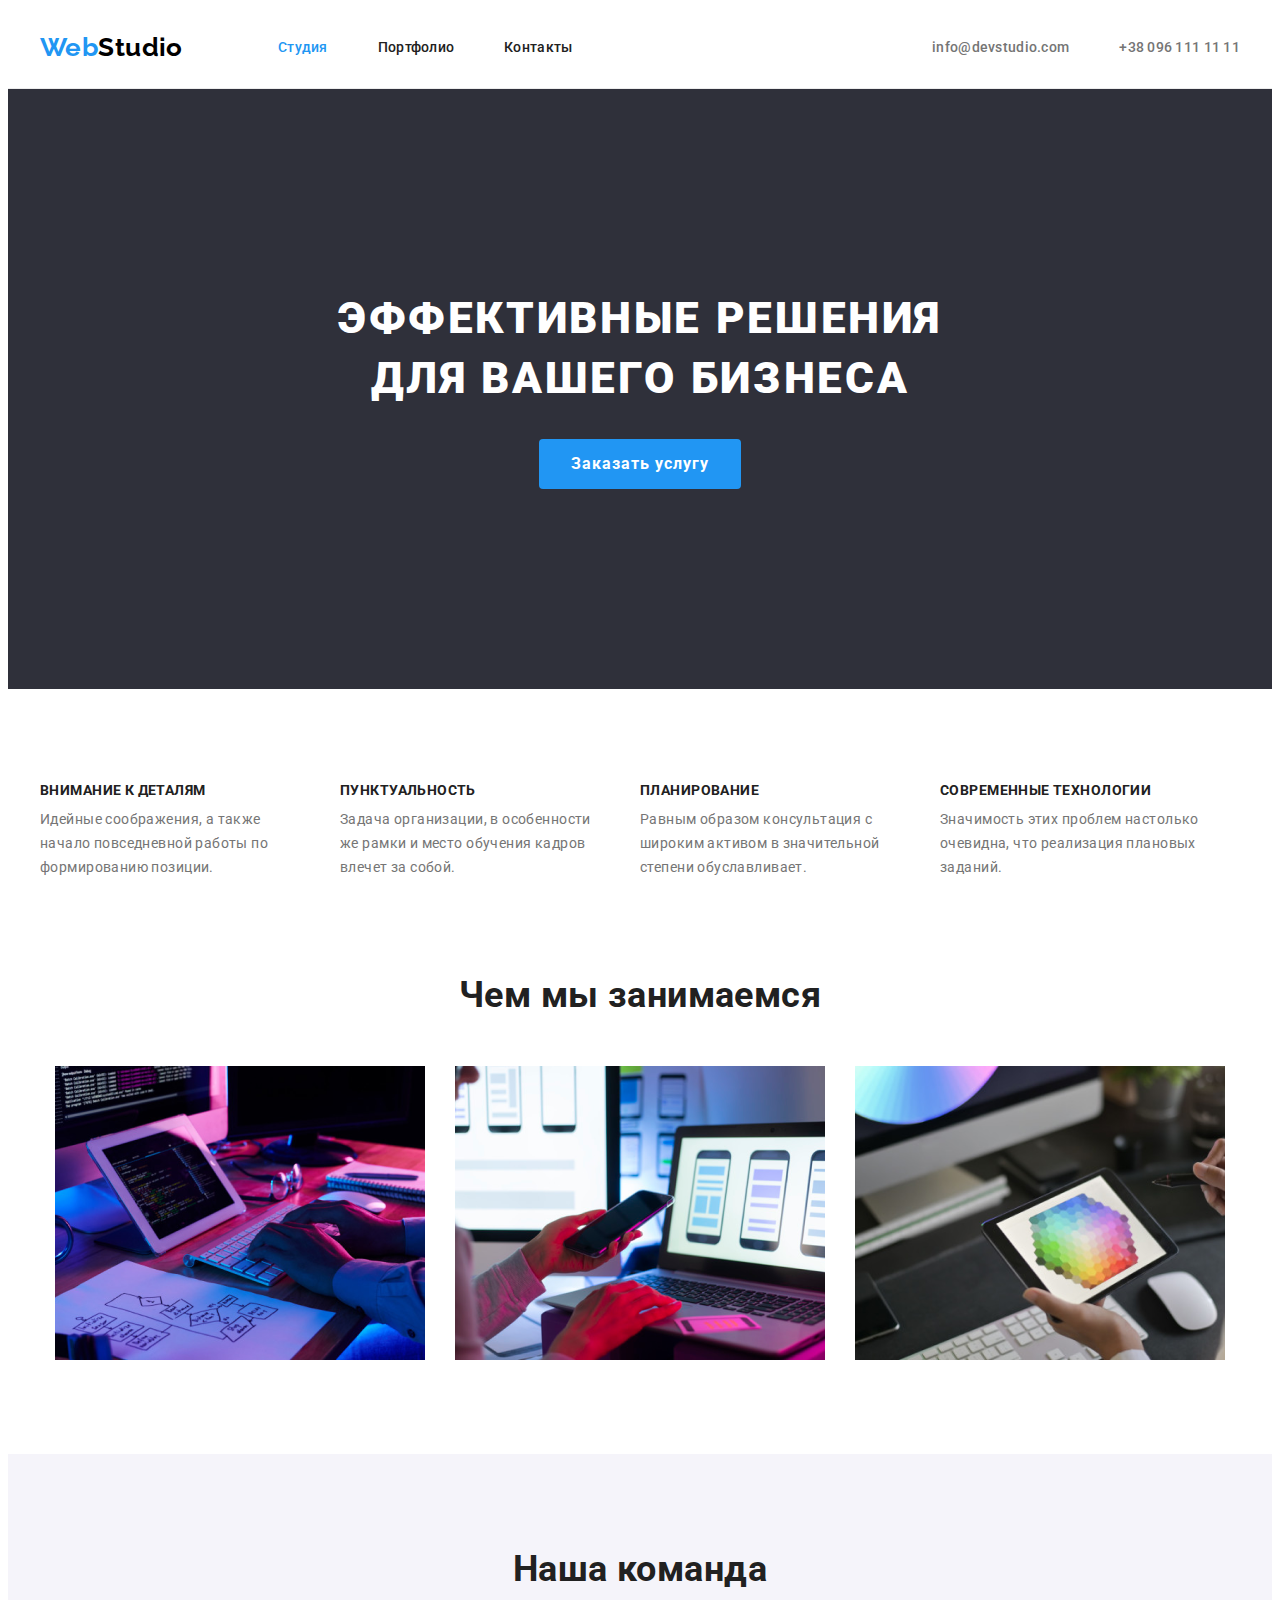
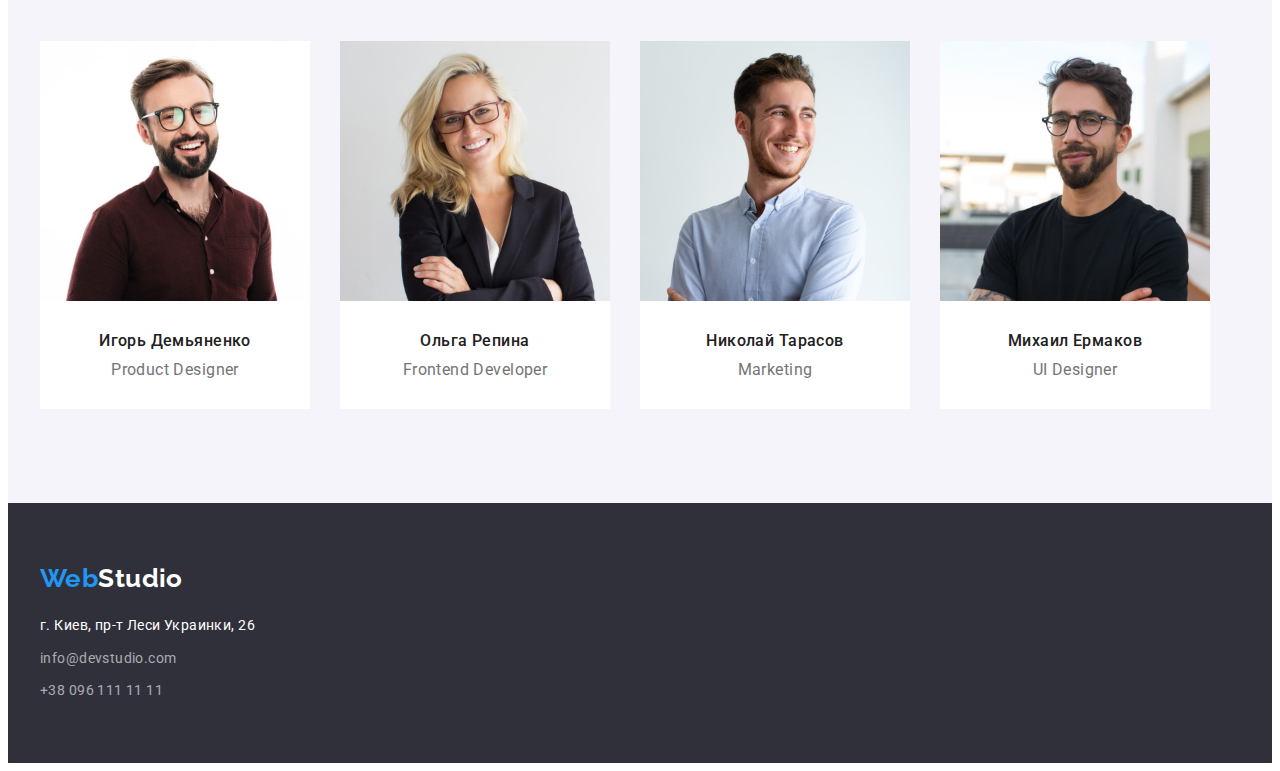
<file: index.html>
<!DOCTYPE html>
<html lang="ru">
  <head>
    <meta charset="UTF-8" />
    <meta name="viewport" content="width=device-width, initial-scale=1.0" />
    <title>Домашняя работа №3</title>
    <link
      href="https://fonts.googleapis.com/css2?family=Raleway:wght@700&family=Roboto:wght@400;500;700;900&display=swap"
      rel="stylesheet"
    />
      <link rel="stylesheet" href="https://cdnjs.cloudflare.com/ajax/libs/modern-normalize/1.0.0/modern-normalize.min.css"
      integrity="sha512-ISS7cAi1PEhQ8jnbJpJZMd29NlhNj4AWYyLOSp2CE/CsHxTCu+r+t0D2yoJudVrd0/8fTVPUVDzY5Tvli75u/g=="
      crossorigin="anonymous" />
    <link rel="stylesheet" href="./css/style.css" />
  </head>
  <body>
    <header class="header">
     <div class="container">
      <!-- Основная навигация -->
      <nav class="nav">
       <a class="logo link" href="./index.html"><span class="logo-text">Web</span>Studio</a>
       <ul class="list">
        <li class="item">
          <a class="link current" href="./index.html">Студия</a>
        </li>
        <li class="item">
          <a class="link" href="./portfolio.html">Портфолио</a>
        </li>
        <li class="item">
          <a class="link" href="#address">Контакты</a>
        </li>
       </ul>
      </nav>
    <ul class="contacts list">
      <li class="item">
        <a class="link" href="mailto:info@devstudio.com">info@devstudio.com</a>
      </li>
      <li class="item">
        <a class="link" href="tel:+380961111111">+38 096 111 11 11</a>
      </li>
    </ul></div>
    </header>  
    <main>
      <!-- Блок Герой -->
      <section class="hero">
        <div class="container">
        <h1 class="hero-titel">
          Эффективные решения <br />
          для вашего бизнеса
        </h1>
        <button class="button" type="button">Заказать услугу</button></div>
      </section>
      <!-- Наши приимущества -->
      <section class="advantages">
       <div class="container"><h2 class="hidden">Наши приимущества</h2>
      <ul class="list">
        <li class="item">
          <h3 class="titel">Внимание к деталям</h3>
          <p class="text">
            Идейные соображения, а также начало повседневной работы по
            формированию позиции.
          </p>
        </li>
        <li class="item">
          <h3 class="titel">Пунктуальность</h3>
          <p class="text">
            Задача организации, в особенности же рамки и место обучения кадров
            влечет за собой.
          </p>
        </li>
        <li class="item">
          <h3 class="titel">Планирование</h3>
          <p class="text">
            Равным образом консультация с широким активом в значительной
            степени обуславливает.
          </p>
        </li>
        <li class="item">
          <h3 class="titel">Современные технологии</h3>
          <p class="text">
            Значимость этих проблем настолько очевидна, что реализация
            плановых заданий.            
          </p>
        </li>
      </ul></div>
      </section>
      <!-- Чем мы занимаемся -->
      <section class="work">
        <div class="container"><h2 class="titel">Чем мы занимаемся</h2>
        <ul class="list">
          <li class="item">
            <img src="./img/img1.png" alt="Програмист за работой" width="370" height="294" />
          </li>
          <li class="item">
            <img src="./img/img2.png" alt="Разработка приложений" width="370" height="294" />
          </li>
          <li class="item">
            <img src="./img/img3.png" alt="Веб-дизайн" width="370" height="294" />
          </li>
        </ul></div>
      </section>
      <!-- Команада -->
      <section class="team">
       <div class="container"><h2 class="titel">Наша команда</h2>
      <ul class="list">
        <li class="card">
          <img src="./img/img2_4.jpg" alt="Игорь" width="270" />
          <h3 class="titel">Игорь Демьяненко</h3>
          <p class="text">Product Designer</p>
        </li>
        <li class="card">
          <img src="./img/img2_1.jpg" alt="Ольга" width="270" />
          <h3 class="titel">Ольга Репина</h3>
          <p class="text">Frontend Developer</p>
        </li>
        <li class="card">
          <img src="./img/img2_2.jpg" alt="Николай" width="270" />
          <h3 class="titel">Николай Тарасов</h3>
          <p class="text">Marketing</p>
        </li>
        <li class="card">
          <img src="./img/img2_3.jpg" alt="Михаил" width="270" />
          <h3 class="titel">Михаил Ермаков</h3>
          <p class="text">UI Designer</p>
        </li>
      </ul></div>
      </section>
    </main>
    <!-- Футер сайта -->
    <footer class="footer">
      <div class="container"><a class="logo link" href="./index.html"><span class="logo-text">Web</span>Studio</a>
      <address id="address" class="address">
        <p class="text">г. Киев, пр-т Леси Украинки, 26</p>
        <ul class="list">
          <li>
            <a class="link" href="mailto:info@devstudio.com">info@devstudio.com</a>
          </li>
          <li>
            <a class="link" href="tel:+380961111111">+38 096 111 11 11</a>
          </li>
        </ul>
      </address></div>
    </footer>
  </body>
</html>
</file>
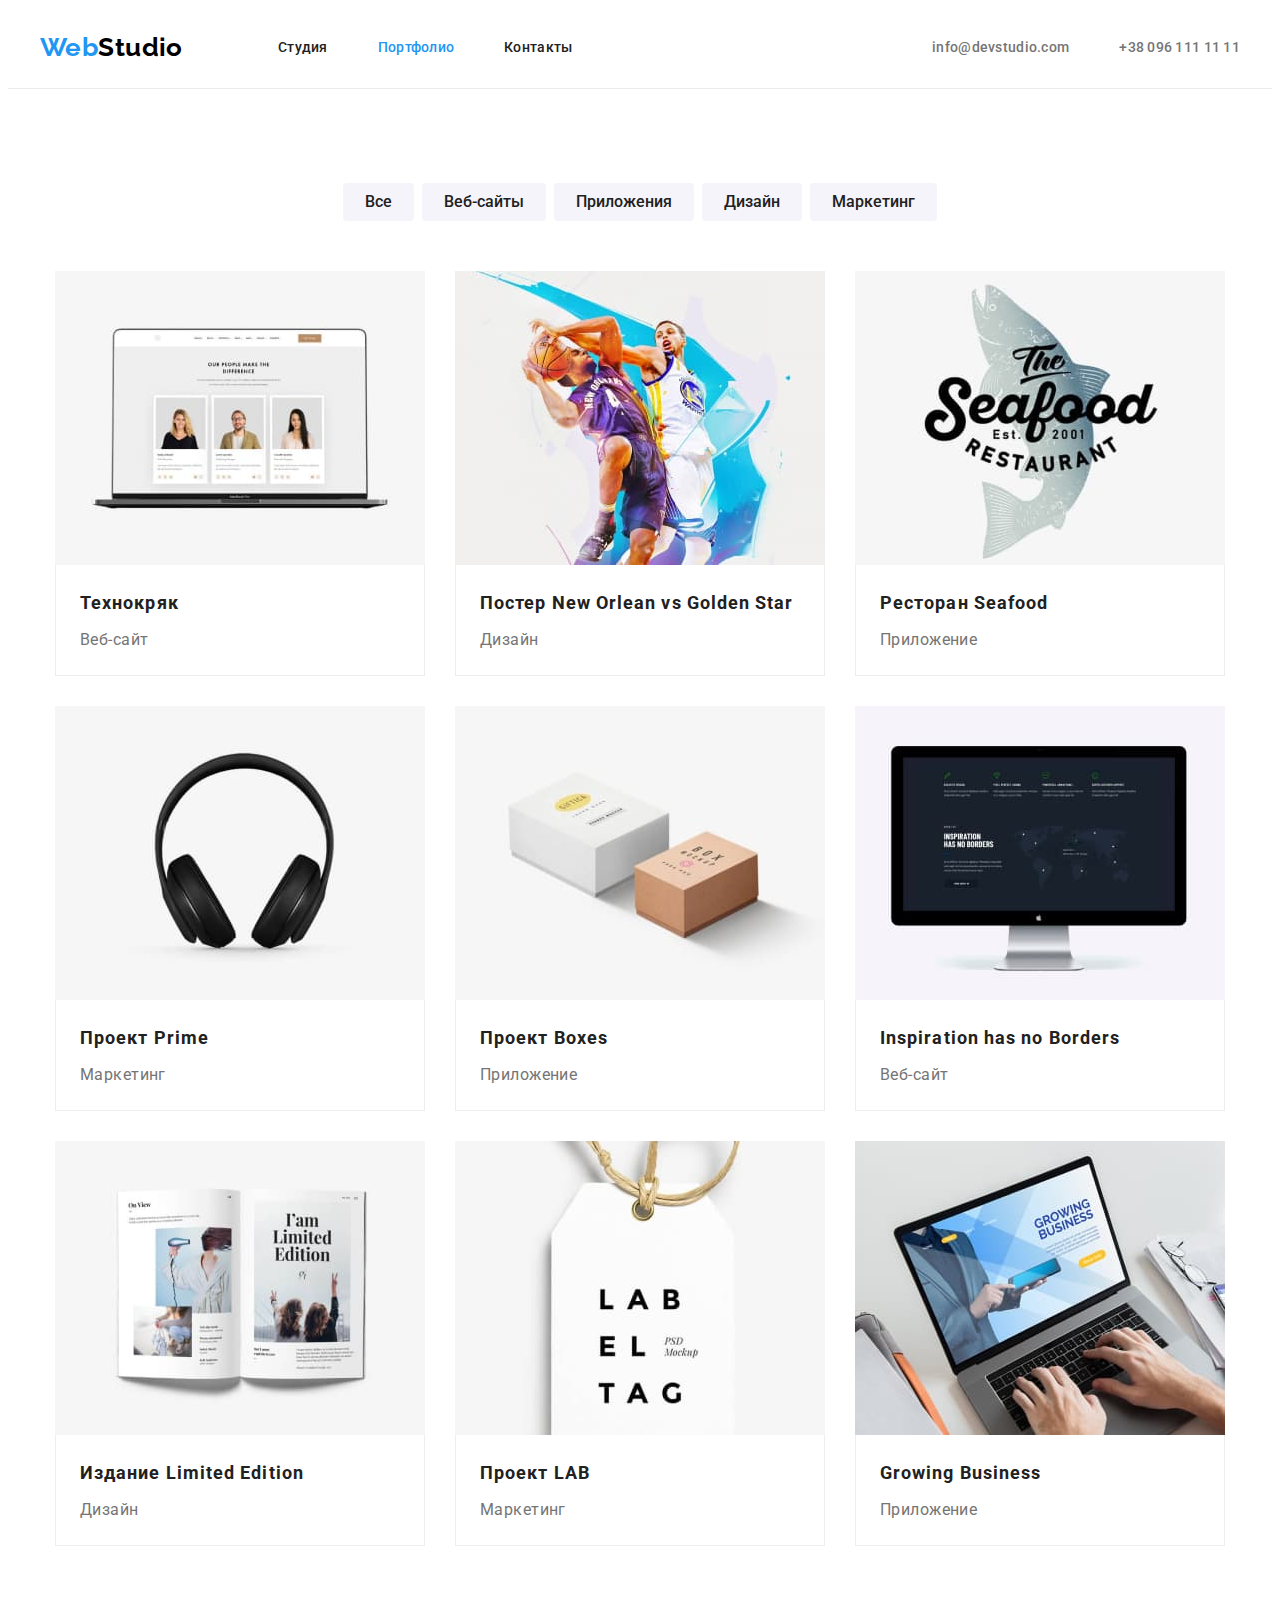
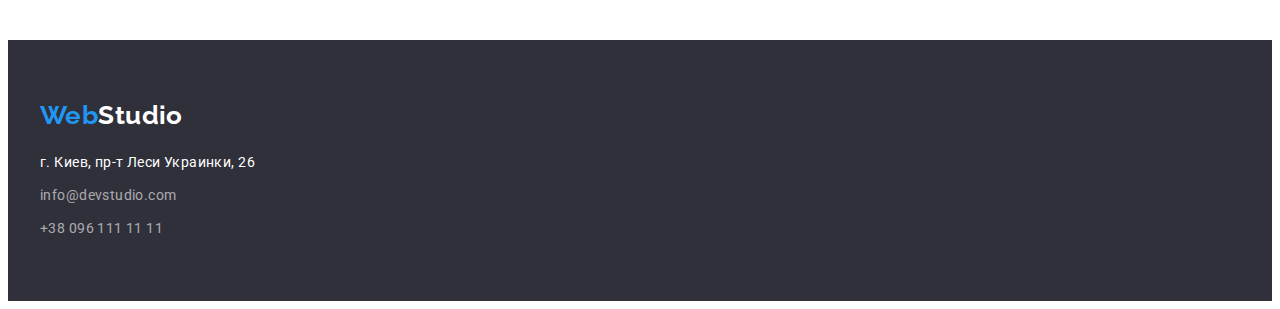
<file: portfolio.html>
<!DOCTYPE html>
<html lang="ru">
  <head>
    <meta charset="UTF-8" />
    <meta name="viewport" content="width=device-width, initial-scale=1.0" />
    <title>Портфолио</title>
    <link
      href="https://fonts.googleapis.com/css2?family=Raleway:wght@700&family=Roboto:wght@400;500;700;900&display=swap"
      rel="stylesheet"
    />
      <link rel="stylesheet" href="https://cdnjs.cloudflare.com/ajax/libs/modern-normalize/1.0.0/modern-normalize.min.css"
      integrity="sha512-ISS7cAi1PEhQ8jnbJpJZMd29NlhNj4AWYyLOSp2CE/CsHxTCu+r+t0D2yoJudVrd0/8fTVPUVDzY5Tvli75u/g=="
      crossorigin="anonymous" />
    <link rel="stylesheet" href="./css/style.css" />
  </head>
  <body>
    <header class="header">
      <div class="container">
      <!-- Основная навигация -->
      <nav class="nav">
        <a class="logo link" href="./index.html"
          ><span class="logo-text">Web</span>Studio</a
        >
        <ul class="list">
          <li class="item">
            <a class="link" href="./index.html">Студия</a>
          </li>
          <li class="item">
            <a class="link current" href="./portfolio.html">Портфолио</a>
          </li>
          <li class="item">
            <a class="link" href="#address">Контакты</a>
          </li>
        </ul>
      </nav>
      <ul class="contacts list">
        <li class="item">
          <a class="link" href="mailto:info@devstudio.com"
            >info@devstudio.com</a
          >
        </li>
        <li class="item">
          <a class="link" href="tel:+380961111111">+38 096 111 11 11</a>
        </li>
      </ul>
      </div>
    </header>
    <!-- Основной контент -->
    <main>
      <section class="galerry">
        <div class="container">
        <h1 class="hidden">Примеры работ</h1>
        <ul class="list">
          <li class="item"><button class="galerry-button" type="button">Все</button></li>
          <li class="item">
            <button class="galerry-button" type="button">Веб-сайты</button>
          </li>
          <li class="item">
            <button class="galerry-button" type="button">Приложения</button>
          </li>
          <li class="item"><button class="galerry-button" type="button">Дизайн</button></li>
          <li class="item">
            <button class="galerry-button" type="button">Маркетинг</button>
          </li>
        </ul>
        <ul class="list">
          <li class="galerry-card">
            <a class="link " href=""
              ><img
                src="./img/site.jpg"
                alt="Страничка веб-сайта"
                width="370"
                height="294"
              />
              <div class="info"><h2 class="titel">Технокряк</h2>
              <p>Веб-сайт</p></div></a
            >
          </li>
          <li class="galerry-card">
            <a class="link " href=""
              ><img
                src="./img/design.jpg"
                alt="Два баскетболиста"
                width="370"
                height="294"
              />
              <div class="info"><h2 class="titel">Постер New Orlean vs Golden Star</h2>
              <p>Дизайн</p></div></a
            >
          </li>
          <li class="galerry-card">
            <a class="link " href=""
              ><img
                src="./img/app.jpg"
                alt="Логотип ресторана"
                width="370"
                height="294"
              />
              <div class="info"><h2 class="titel">Ресторан Seafood</h2>
              <p>Приложение</p></div></a
            >
          </li>
          <li class="galerry-card">
            <a class="link " href="">
              <img
                src="./img/marketing.jpg"
                alt="Черные наушники"
                width="370"
                height="294"
              />
              <div class="info"><h2 class="titel">Проект Prime</h2>
              <p>Маркетинг</p></div></a
            >
          </li>
          <li class="galerry-card">
            <a class="link " href="">
              <img
                src="./img/app2.jpg"
                alt="Две коробки"
                width="370"
                height="294"
              />
              <div class="info"><h2 class="titel">Проект Boxes</h2>
              <p>Приложение</p></div></a
            >
          </li>
          <li class="galerry-card">
            <a class="link " href=""
              ><img
                src="./img/site2.jpg"
                alt="Страница Веб-сайта"
                width="370"
                height="294"
              />
              <div class="info"><h2 class="titel">Inspiration has no Borders</h2>
              <p>Веб-сайт</p></div></a
            >
          </li>
          <li class="galerry-card">
            <a class="link " href="">
              <img
                src="./img/design2.jpg"
                alt="Раскрытая книга"
                width="370"
                height="294"
              />
              <div class="info"><h2 class="titel">Издание Limited Edition</h2>
              <p>Дизайн</p></div></a>
          </li>
          <li class="galerry-card"> 
            <a class="link " href=""
              ><img
                src="./img/marketing2.jpg"
                alt=" Надпись Lab el tag на ярлыке"
                width="370"
                height="294"
              />
              <div class="info"><h2 class="titel">Проект LAB</h2>
              <p>Маркетинг</p></div></a
            >
          </li>
          <li class="galerry-card">
            <a class="link" href=""
              ><img
                src="./img/app3.jpg"
                alt="Человек работает за ноутбуком"
                width="370"
                height="294"
              />
              <div class="info"><h2 class="titel">Growing Business</h2>
              <p>Приложение</p></div></a
            >
          </li>
        </ul>
        </div>
      </section>
    </main>
    <!-- Футер сайта -->
    <footer class="footer">
      <div class="container"><a class="logo link" href="./index.html"><span class="logo-text">Web</span>Studio</a>
        <address id="address" class="address">
          <p class="text">г. Киев, пр-т Леси Украинки, 26</p>
          <ul class="list">
            <li>
              <a class="link" href="mailto:info@devstudio.com">info@devstudio.com</a>
            </li>
            <li>
              <a class="link" href="tel:+380961111111">+38 096 111 11 11</a>
            </li>
          </ul>
        </address>
      </div>
    </footer>
  </body>
</html>
</file>
<file: css/style.css>
/* Палитра макета */
/* основно фон #FFFFFF */
/* дополнительный фон #F5F4FA */
/* цвет героя и футера #2F303A */
/* основнй текст #757575 */
/* Заголовки #212121 */
/* цвет лого, кнопок, активных ссылок #2196F3 */
/* лого1 вторая часть #000000 */
/* лого2 вторая часть #ffffff */

:root {
  --primary-text-color: #757575;
  --primary-bg-color: #ffffff;
  --secondary-bg-color: #f5f4fa;
  --footer-hero-bg-color: #2f303a;
  --titel-link-color: #212121;
  --secondary-link-color: #757575;
  --accent-color: #2196f3;
  --logo-up-color: #000000;
  --logo-down-color: #ffffff;
  --address-color: #ffffff;
  --address-secondary-color: rgba(255, 255, 255, 0.6);
}

/* Общее */
body {
  color: var(--primary-text-color);
  background-color: var(--primery-bg-color);
  font-family: Roboto, sans-serif;
  font-size: 14px;
  line-height: 1.71;
  letter-spacing: 0.03em;
}

/* списки */
.list {
  list-style: none;
  padding: 0;
  margin: 0;
}

/* ссылки */
.link {
  text-decoration: none;
}

/* заголовки */
.titel {
  color: var(--titel-link-color);

  font-weight: 700;
  font-size: 36px;
  line-height: 1.17;
  text-align: center;
}

.hidden {
  display: none;
}

/* контейнер */
.container {
  margin-right: auto;
  margin-left: auto;
  width: 1200px;
  padding-left: 15px;
  padding-right: 15px;
}

/* Шапка сайта */
.header {
  border-bottom: 1px solid #ececec;
}

.header > .container {
  display: flex;
  justify-content: space-between;
}

.nav {
  display: flex;
  justify-content: space-between;
  align-items: center;
}

.nav > .list {
  display: flex;
  padding: 0px;
}

/* Логотип */
.logo {
  margin-right: 93px;

  color: var(--logo-up-color);

  font-family: Raleway, sans-serif;
  font-weight: 700;
  font-size: 26px;
  line-height: 1.19;
  width: 145px;
  height: 31px;
}
.footer .logo {
  color: var(--logo-down-color);
}

.logo-text {
  color: var(--accent-color);
}

/* Навигация сайта */
.nav > .list .link {
  display: block;
  padding-top: 32px;
  padding-bottom: 32px;

  color: var(--titel-link-color);

  font-weight: 500;
  font-size: 14px;
  line-height: 1.14;
  letter-spacing: 0.02em;
}
.nav > .list > .item:not(:last-child) {
  margin-right: 50px;
}

.nav > .list .link:hover,
.nav > .list .link:focus {
  color: var(--accent-color);
}

.nav > .list .link.current {
  color: var(--accent-color);
}

/* контакты */
.contacts.list {
  display: flex;
  align-items: center;
}

.contacts > .item:not(:last-child) {
  padding-left: 0px;
  margin-right: 50px;
}

.contacts .link {
  display: block;
  padding-top: 32px;
  padding-bottom: 32px;

  color: var(--secondary-link-color);

  font-weight: 500;
  font-size: 14px;
  line-height: 1.14;
  letter-spacing: 0.02em;
}

.contacts .link:hover,
.contacts .link:focus {
  color: var(--accent-color);
}

/* Блок герой */
.hero {
  padding: 200px 0;
  margin-right: auto;
  margin-left: auto;

  max-width: 1600px;
  background-color: var(--footer-hero-bg-color);
}

.hero > .container {
  display: flex;
  flex-direction: column;
  align-items: center;
  justify-content: center;
}

.hero-titel {
  margin-top: 0px;
  margin-bottom: 30px;

  color: var(--primary-bg-color);

  font-weight: 900;
  font-size: 44px;
  line-height: 1.36;
  text-align: center;
  letter-spacing: 0.06em;
  text-transform: uppercase;
}

.button {
  padding: 10px 32px;
  border: none;
  border-radius: 4px;

  color: var(--primary-bg-color);
  background-color: var(--accent-color);

  font-family: inherit;
  font-weight: 700;
  font-size: 16px;
  line-height: 1.87;
  letter-spacing: 0.06em;
}

.button:hover,
.button:focus {
  color: var(--accent-color);
  background-color: var(--primary-bg-color);
}

/* Блок Наши приимущества */
.advantages {
  padding-top: 94px;
  margin-bottom: 94px;
}

.advantages > .container > .list {
  display: flex;
}

.advantages .titel {
  margin-top: 0px;
  margin-bottom: 10px;

  font-weight: 700;
  font-size: 14px;
  line-height: 1.14;
  text-transform: uppercase;
  text-align: start;
}

.advantages .item > .text {
  margin: 0;
}

.advantages .item {
  width: 270px;
}

.advantages .item:not(:last-child) {
  margin-right: 30px;
}

/* Блок Work  */
.work {
  margin-bottom: 94px;
}

.work .titel {
  margin: 0;
  margin-bottom: 50px;
}

.work .list {
  display: flex;
  justify-content: center;
}

.work .list > .item:not(:last-child) {
  margin-right: 30px;
}
.work .list > .item > img {
  display: block;
}

/* Блок Каманда */
.team {
  padding-top: 94px;
  padding-bottom: 94px;

  background-color: var(--secondary-bg-color);
}

.team .titel {
  margin: 0;
  margin-bottom: 50px;
}

.team .list {
  display: flex;
}

.card:not(:last-child) {
  margin-right: 30px;
}

.card {
  background-color: var(--primary-bg-color);
}

.card > .titel {
  padding-top: 30px;
  margin: 0;
  margin-bottom: 10px;

  font-weight: 500;
  font-size: 16px;
  line-height: 1.19;
}

.card > .text {
  padding-bottom: 30px;
  margin: 0;

  font-size: 16px;
  line-height: 1.19;
  text-align: center;
}

.card > img {
  display: block;
}

/* Футер */
.footer {
  background-color: var(--footer-hero-bg-color);

  padding: 60px 0;
}

.footer > .container {
  display: flex;
  justify-content: center;
  flex-direction: column;
}

.address > .text {
  margin: 0;
  margin-top: 20px;
}

.address {
  color: var(--address-color);
  font-style: normal;
}

.address .link {
  color: var(--address-secondary-color);

  display: inline-block;
  margin-top: 9px;
}

.address .link:hover,
.address .link:focus {
  color: var(--accent-color);
}

/* Портфолио */
.galerry {
  padding-top: 94px;
  padding-bottom: 94px;
}

.galerry > .container > .list {
  display: flex;
  justify-content: center;
  flex-wrap: wrap;
}

.galerry .list:first-of-type {
  margin-bottom: 50px;
}

.galerry .item:not(:last-child) {
  margin-right: 8px;
}

/* кнопки галереии */
.galerry-button {
  padding: 6px 22px;
  border-radius: 4px;
  border: none;

  color: var(--titel-link-color);
  background-color: var(--secondary-bg-color);

  font-family: Roboto, sans-serif;
  font-weight: 500;
  font-size: 16px;
  line-height: 1.63;
}

.galerry-button:hover,
.galerry-button:focus {
  color: var(--primary-bg-color);
  background-color: var(--accent-color);
}

/* Карты галереи */
.galerry-card {
  color: var(--primary-text-color);
  font-size: 16px;
  line-height: 1.88;
}

.galerry-card .titel {
  margin: 0;
  margin-bottom: 4px;

  font-weight: 700;
  font-size: 18px;
  line-height: 2;
  letter-spacing: 0.06em;
  text-align: start;
}

.galerry-card:not(:nth-child(3n + 3)) {
  margin-right: 30px;
}

.galerry-card:not(:nth-last-child(-n + 3)) {
  margin-bottom: 30px;
}

.galerry-card img {
  display: block;
}

.galerry-card > .link {
  color: inherit;
}

.galerry-card p {
  display: inline-block;
  margin: 0;
}

.info {
  padding: 20px 24px;
  border-right: 1px solid #eeeeee;
  border-left: 1px solid #eeeeee;
  border-bottom: 1px solid #eeeeee;
}
</file>
